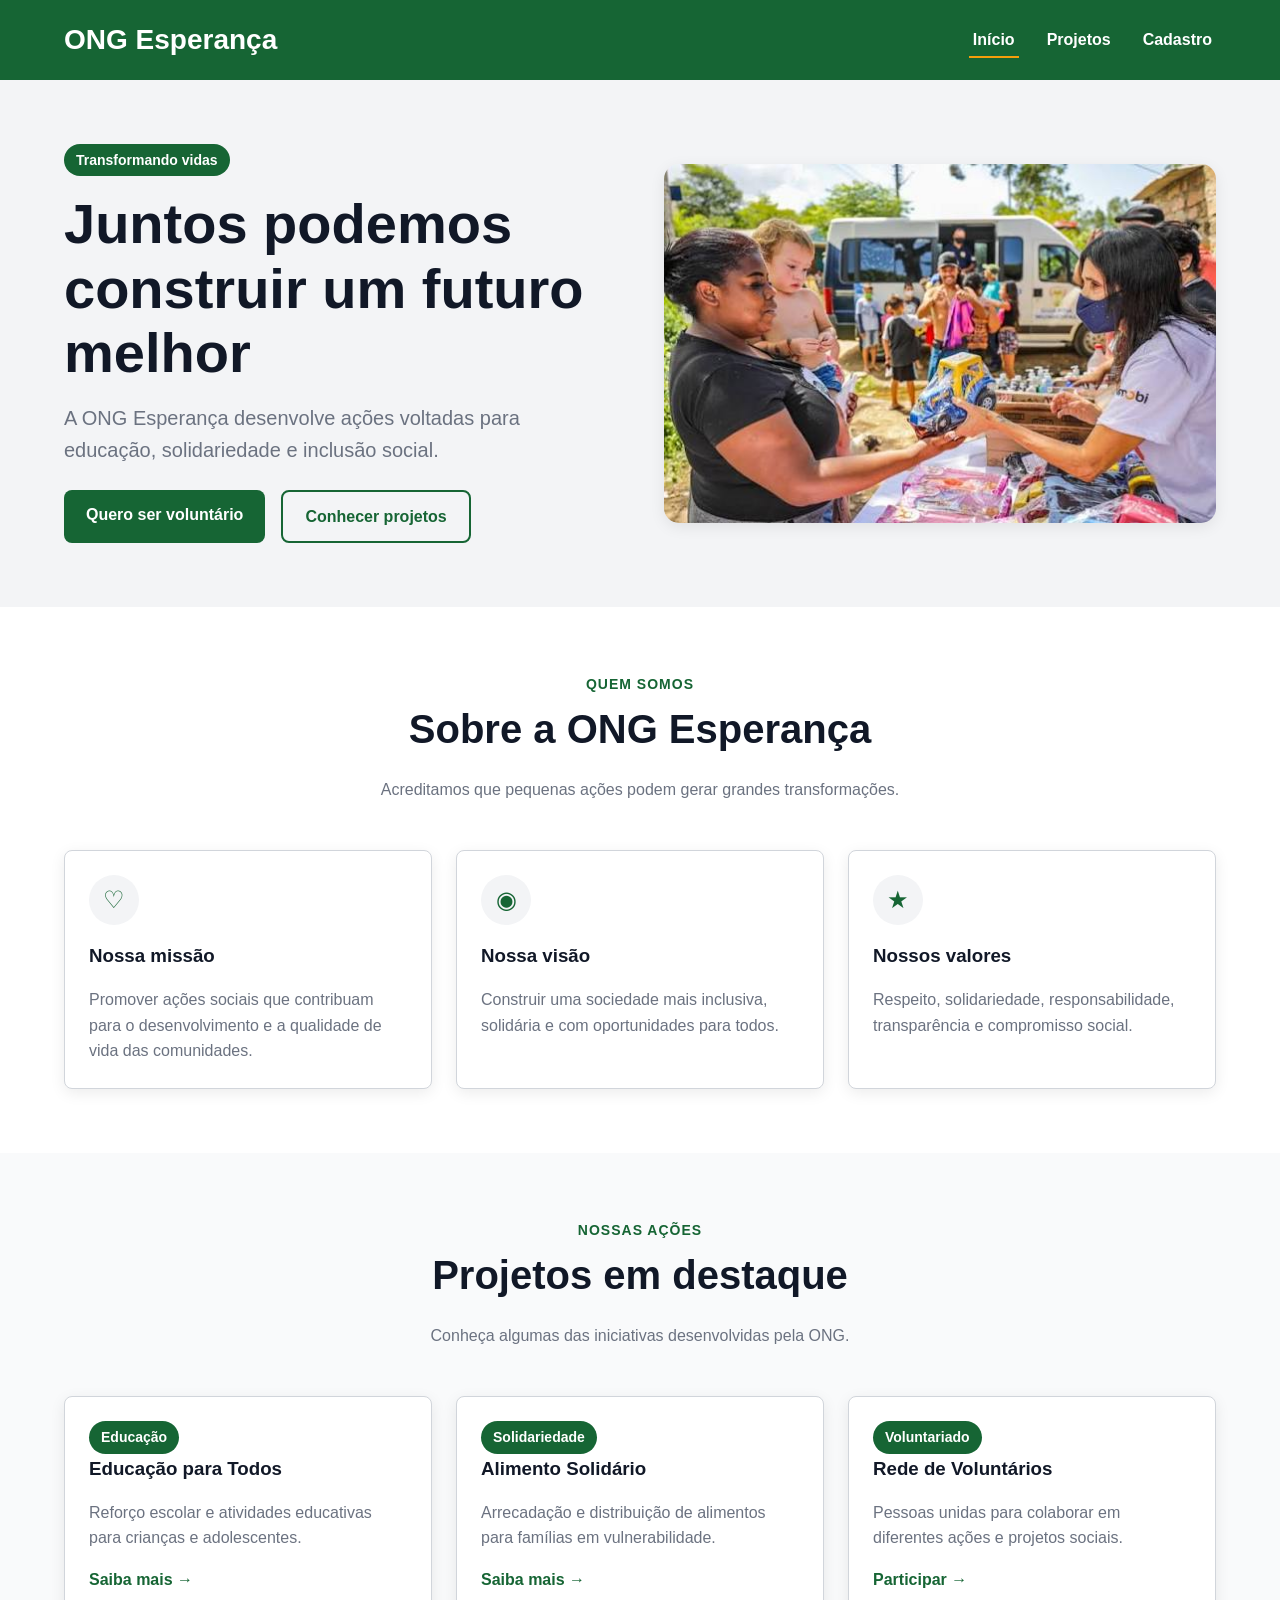
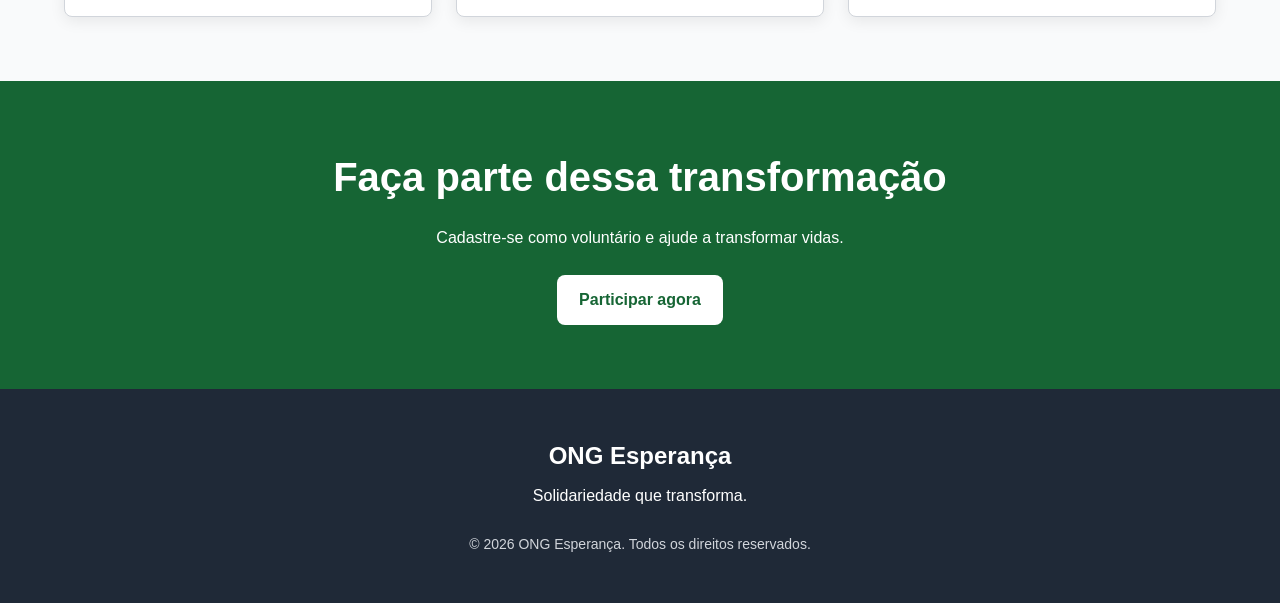
<file: index.html>
<!DOCTYPE html>
<html lang="pt-BR">

<head>
    <meta charset="UTF-8">

    <meta name="viewport"
          content="width=device-width, initial-scale=1.0">

    <meta name="description"
          content="ONG Esperança - Transformando vidas através da solidariedade, educação e voluntariado.">

    <title>ONG Esperança | Início</title>

    <link rel="stylesheet" href="CSS/style.css">
</head>

<body>

    <!-- =========================
         CABEÇALHO
    ========================== -->

    <header class="cabecalho">

        <div class="container cabecalho-conteudo">

            <a href="index.html"
               class="logo">
                ONG Esperança
            </a>

            <button
                class="menu-toggle"
                id="menu-toggle"
                type="button"
                aria-label="Abrir menu"
                aria-expanded="false"
                aria-controls="menu-principal">

                ☰

            </button>

            <nav
                id="menu-principal"
                class="menu"
                aria-label="Navegação principal">

                <ul>

                    <li>
                        <a
                            href="index.html"
                            class="ativo">
                            Início
                        </a>
                    </li>

                    <li>
                        <a href="projeto.html">
                            Projetos
                        </a>
                    </li>

                    <li>
                        <a href="cadastro.html">
                            Cadastro
                        </a>
                    </li>

                </ul>

            </nav>

        </div>

    </header>


    <!-- =========================
         CONTEÚDO PRINCIPAL
    ========================== -->

    <main>

        <!-- HERO -->

        <section class="hero">

            <div class="container hero-conteudo">

                <div class="hero-texto">

                    <span class="badge">
                        Transformando vidas
                    </span>

                    <h1>
                        Juntos podemos construir
                        um futuro melhor
                    </h1>

                    <p>
                        A ONG Esperança desenvolve ações
                        voltadas para educação, solidariedade
                        e inclusão social.
                    </p>

                    <div class="hero-botoes">

                        <a
                            href="cadastro.html"
                            class="botao">

                            Quero ser voluntário

                        </a>

                        <a
                            href="projeto.html"
                            class="botao botao-secundario">

                            Conhecer projetos

                        </a>

                    </div>

                </div>


                <div class="hero-imagem">

                    <img
                        src="img/imagem.jpg"
                        alt="Voluntários participando de uma ação social da ONG Esperança">

                </div>

            </div>

        </section>


        <!-- SOBRE -->

        <section class="secao">

            <div class="container">

                <div class="titulo-secao">

                    <span class="subtitulo">
                        Quem somos
                    </span>

                    <h2>
                        Sobre a ONG Esperança
                    </h2>

                    <p>
                        Acreditamos que pequenas ações podem
                        gerar grandes transformações.
                    </p>

                </div>


                <div class="grid-cards">

                    <article class="card">

                        <div class="icone-card">
                            ♡
                        </div>

                        <h3>
                            Nossa missão
                        </h3>

                        <p>
                            Promover ações sociais que contribuam
                            para o desenvolvimento e a qualidade
                            de vida das comunidades.
                        </p>

                    </article>


                    <article class="card">

                        <div class="icone-card">
                            ◉
                        </div>

                        <h3>
                            Nossa visão
                        </h3>

                        <p>
                            Construir uma sociedade mais inclusiva,
                            solidária e com oportunidades para todos.
                        </p>

                    </article>


                    <article class="card">

                        <div class="icone-card">
                            ★
                        </div>

                        <h3>
                            Nossos valores
                        </h3>

                        <p>
                            Respeito, solidariedade, responsabilidade,
                            transparência e compromisso social.
                        </p>

                    </article>

                </div>

            </div>

        </section>


        <!-- PROJETOS EM DESTAQUE -->

        <section class="secao fundo-claro">

            <div class="container">

                <div class="titulo-secao">

                    <span class="subtitulo">
                        Nossas ações
                    </span>

                    <h2>
                        Projetos em destaque
                    </h2>

                    <p>
                        Conheça algumas das iniciativas
                        desenvolvidas pela ONG.
                    </p>

                </div>


                <div class="grid-cards">

                    <article class="card projeto-card">

                        <span class="badge">
                            Educação
                        </span>

                        <h3>
                            Educação para Todos
                        </h3>

                        <p>
                            Reforço escolar e atividades educativas
                            para crianças e adolescentes.
                        </p>

                        <a href="projeto.html">
                            Saiba mais →
                        </a>

                    </article>


                    <article class="card projeto-card">

                        <span class="badge">
                            Solidariedade
                        </span>

                        <h3>
                            Alimento Solidário
                        </h3>

                        <p>
                            Arrecadação e distribuição de alimentos
                            para famílias em vulnerabilidade.
                        </p>

                        <a href="projeto.html">
                            Saiba mais →
                        </a>

                    </article>


                    <article class="card projeto-card">

                        <span class="badge">
                            Voluntariado
                        </span>

                        <h3>
                            Rede de Voluntários
                        </h3>

                        <p>
                            Pessoas unidas para colaborar em
                            diferentes ações e projetos sociais.
                        </p>

                        <a href="cadastro.html">
                            Participar →
                        </a>

                    </article>

                </div>

            </div>

        </section>


        <!-- CHAMADA FINAL -->

        <section class="chamada">

            <div class="container">

                <h2>
                    Faça parte dessa transformação
                </h2>

                <p>
                    Cadastre-se como voluntário e ajude
                    a transformar vidas.
                </p>

                <a
                    href="cadastro.html"
                    class="botao botao-claro">

                    Participar agora

                </a>

            </div>

        </section>

    </main>


    <!-- =========================
         RODAPÉ
    ========================== -->

    <footer class="rodape">

        <div class="container">

            <h2>
                ONG Esperança
            </h2>

            <p>
                Solidariedade que transforma.
            </p>

            <p class="copyright">
                &copy; 2026 ONG Esperança.
                Todos os direitos reservados.
            </p>

        </div>

    </footer>


    <script src="JS/script.js"></script>

</body>

</html>
</file>
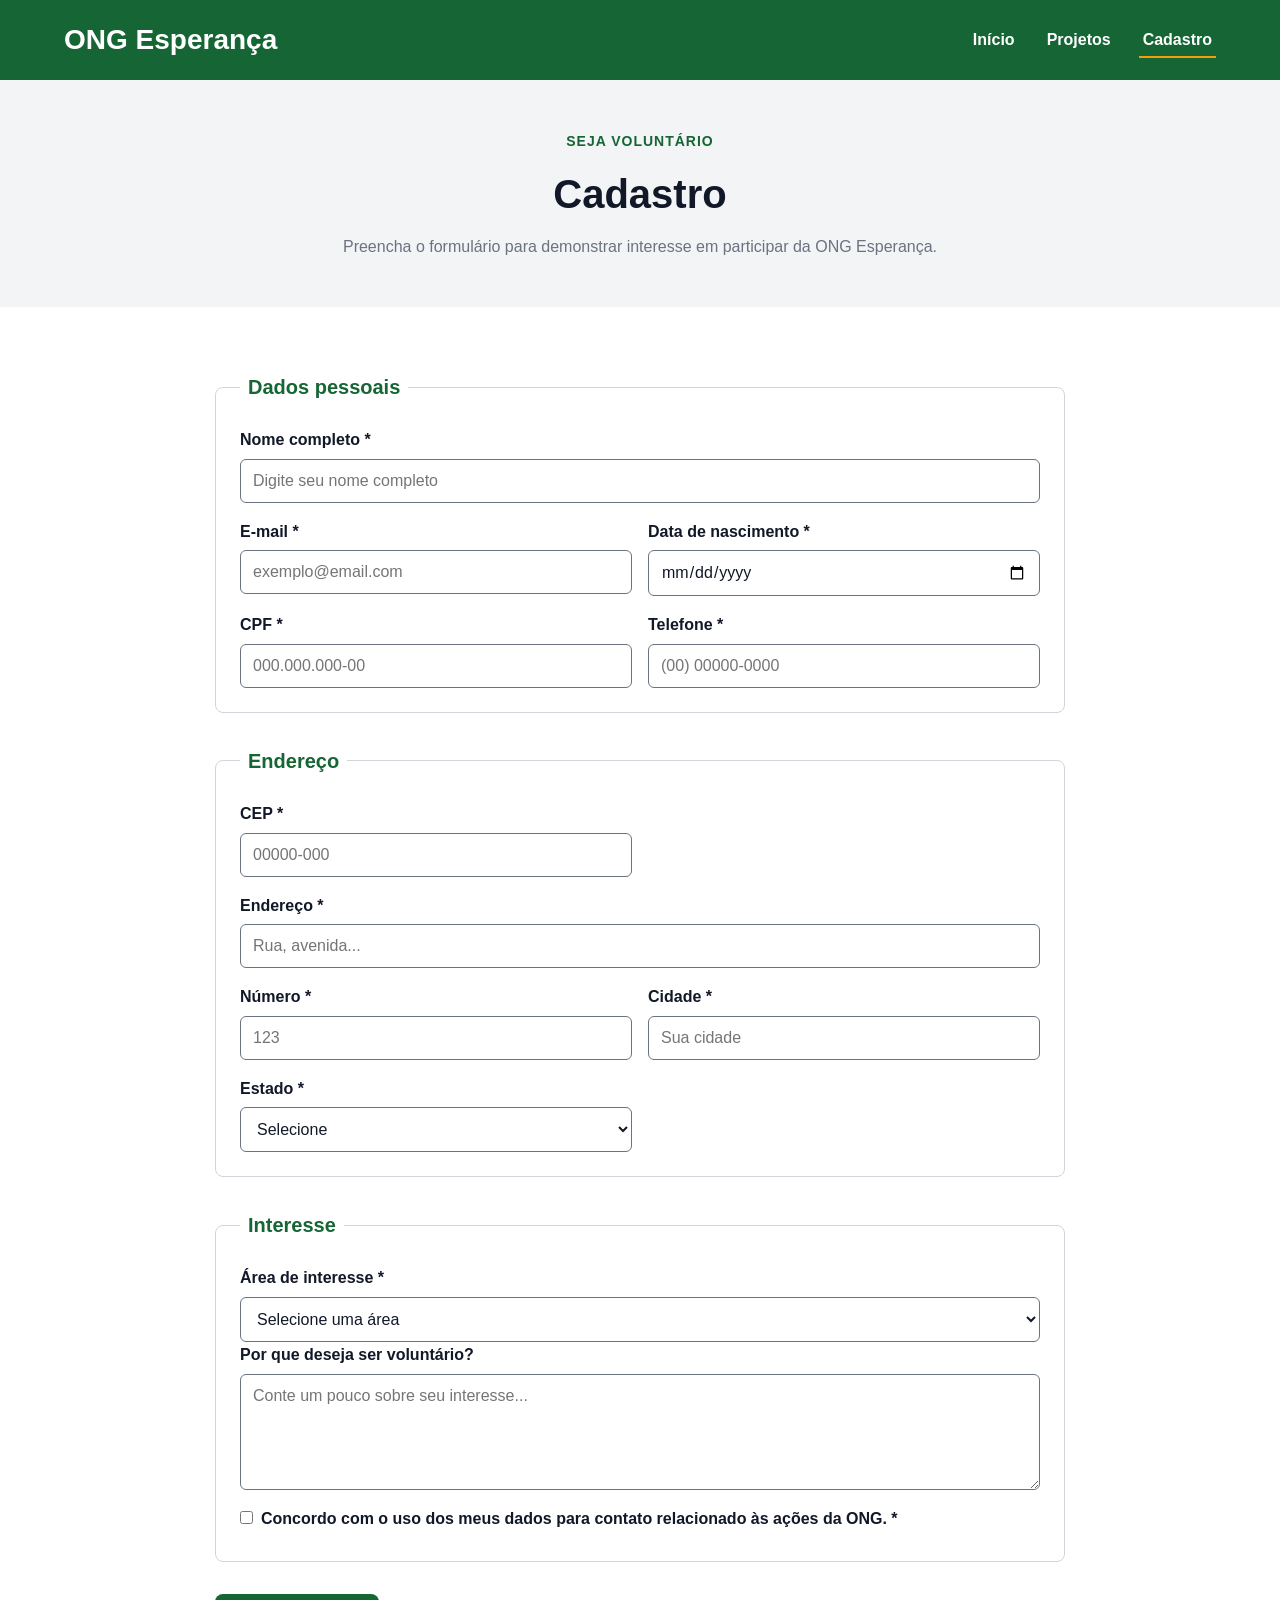
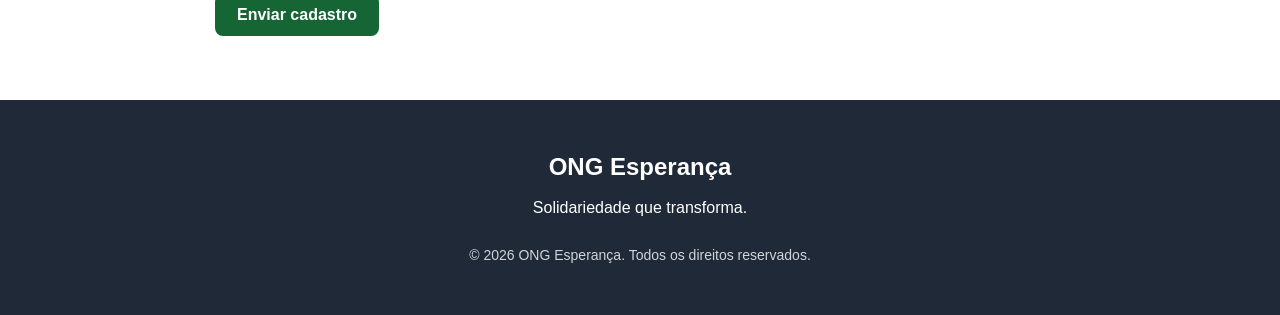
<file: cadastro.html>
<!DOCTYPE html>
<html lang="pt-BR">

<head>

    <meta charset="UTF-8">

    <meta name="viewport"
          content="width=device-width, initial-scale=1.0">

    <meta name="description"
          content="Cadastro de voluntários da ONG Esperança.">

    <title>Cadastro | ONG Esperança</title>

    <link rel="stylesheet" href="CSS/style.css">

</head>

<body>

    <!-- CABEÇALHO -->

    <header class="cabecalho">

        <div class="container cabecalho-conteudo">

            <a
                href="index.html"
                class="logo">

                ONG Esperança

            </a>


            <button
                class="menu-toggle"
                id="menu-toggle"
                type="button"
                aria-label="Abrir menu"
                aria-expanded="false"
                aria-controls="menu-principal">

                ☰

            </button>


            <nav
                id="menu-principal"
                class="menu"
                aria-label="Navegação principal">

                <ul>

                    <li>
                        <a href="index.html">
                            Início
                        </a>
                    </li>

                    <li>
                        <a href="projeto.html">
                            Projetos
                        </a>
                    </li>

                    <li>
                        <a
                            href="cadastro.html"
                            class="ativo">

                            Cadastro

                        </a>
                    </li>

                </ul>

            </nav>

        </div>

    </header>


    <main>

        <!-- CABEÇALHO -->

        <section class="cabecalho-pagina">

            <div class="container">

                <span class="subtitulo">
                    Seja voluntário
                </span>

                <h1>
                    Cadastro
                </h1>

                <p>
                    Preencha o formulário para demonstrar
                    interesse em participar da ONG Esperança.
                </p>

            </div>

        </section>


        <!-- FORMULÁRIO -->

        <section class="secao">

            <div class="container">

                <form
                    id="form-cadastro"
                    class="formulario">

                    <!-- DADOS PESSOAIS -->

                    <fieldset>

                        <legend>
                            Dados pessoais
                        </legend>


                        <div class="form-grid">

                            <div class="campo campo-grande">

                                <label for="nome">
                                    Nome completo *
                                </label>

                                <input
                                    type="text"
                                    id="nome"
                                    name="nome"
                                    minlength="3"
                                    placeholder="Digite seu nome completo"
                                    required>

                            </div>


                            <div class="campo">

                                <label for="email">
                                    E-mail *
                                </label>

                                <input
                                    type="email"
                                    id="email"
                                    name="email"
                                    placeholder="exemplo@email.com"
                                    required>

                            </div>


                            <div class="campo">

                                <label for="nascimento">
                                    Data de nascimento *
                                </label>

                                <input
                                    type="date"
                                    id="nascimento"
                                    name="nascimento"
                                    required>

                            </div>


                            <div class="campo">

                                <label for="cpf">
                                    CPF *
                                </label>

                                <input
                                    type="text"
                                    id="cpf"
                                    name="cpf"
                                    maxlength="14"
                                    placeholder="000.000.000-00"
                                    inputmode="numeric"
                                    required>

                            </div>


                            <div class="campo">

                                <label for="telefone">
                                    Telefone *
                                </label>

                                <input
                                    type="tel"
                                    id="telefone"
                                    name="telefone"
                                    maxlength="15"
                                    placeholder="(00) 00000-0000"
                                    required>

                            </div>

                        </div>

                    </fieldset>


                    <!-- ENDEREÇO -->

                    <fieldset>

                        <legend>
                            Endereço
                        </legend>


                        <div class="form-grid">

                            <div class="campo">

                                <label for="cep">
                                    CEP *
                                </label>

                                <input
                                    type="text"
                                    id="cep"
                                    name="cep"
                                    maxlength="9"
                                    placeholder="00000-000"
                                    inputmode="numeric"
                                    required>

                            </div>


                            <div class="campo campo-grande">

                                <label for="endereco">
                                    Endereço *
                                </label>

                                <input
                                    type="text"
                                    id="endereco"
                                    name="endereco"
                                    placeholder="Rua, avenida..."
                                    required>

                            </div>


                            <div class="campo">

                                <label for="numero">
                                    Número *
                                </label>

                                <input
                                    type="number"
                                    id="numero"
                                    name="numero"
                                    min="1"
                                    placeholder="123"
                                    required>

                            </div>


                            <div class="campo">

                                <label for="cidade">
                                    Cidade *
                                </label>

                                <input
                                    type="text"
                                    id="cidade"
                                    name="cidade"
                                    placeholder="Sua cidade"
                                    required>

                            </div>


                            <div class="campo">

                                <label for="estado">
                                    Estado *
                                </label>

                                <select
                                    id="estado"
                                    name="estado"
                                    required>

                                    <option value="">
                                        Selecione
                                    </option>

                                    <option value="PR">
                                        Paraná
                                    </option>

                                    <option value="SP">
                                        São Paulo
                                    </option>

                                    <option value="SC">
                                        Santa Catarina
                                    </option>

                                    <option value="MG">
                                        Minas Gerais
                                    </option>

                                </select>

                            </div>

                        </div>

                    </fieldset>


                    <!-- VOLUNTARIADO -->

                    <fieldset>

                        <legend>
                            Interesse
                        </legend>


                        <div class="campo">

                            <label for="area">
                                Área de interesse *
                            </label>

                            <select
                                id="area"
                                name="area"
                                required>

                                <option value="">
                                    Selecione uma área
                                </option>

                                <option value="educacao">
                                    Educação
                                </option>

                                <option value="doacoes">
                                    Arrecadação e doações
                                </option>

                                <option value="eventos">
                                    Eventos
                                </option>

                                <option value="comunicacao">
                                    Comunicação
                                </option>

                            </select>

                        </div>


                        <div class="campo">

                            <label for="mensagem">
                                Por que deseja ser voluntário?
                            </label>

                            <textarea
                                id="mensagem"
                                name="mensagem"
                                rows="5"
                                placeholder="Conte um pouco sobre seu interesse..."></textarea>

                        </div>


                        <div class="campo-checkbox">

                            <input
                                type="checkbox"
                                id="termos"
                                name="termos"
                                required>

                            <label for="termos">
                                Concordo com o uso dos meus dados
                                para contato relacionado às ações
                                da ONG. *
                            </label>

                        </div>

                    </fieldset>


                    <button
                        type="submit"
                        class="botao">

                        Enviar cadastro

                    </button>

                </form>

            </div>

        </section>

    </main>


    <!-- TOAST -->

    <div
        id="toast"
        class="toast"
        role="status"
        aria-live="polite"
        aria-atomic="true">

        Cadastro realizado com sucesso!

    </div>


    <!-- RODAPÉ -->

    <footer class="rodape">

        <div class="container">

            <h2>
                ONG Esperança
            </h2>

            <p>
                Solidariedade que transforma.
            </p>

            <p class="copyright">
                &copy; 2026 ONG Esperança.
                Todos os direitos reservados.
            </p>

        </div>

    </footer>


    <script src="JS/script.js"></script>

</body>

</html>
</file>
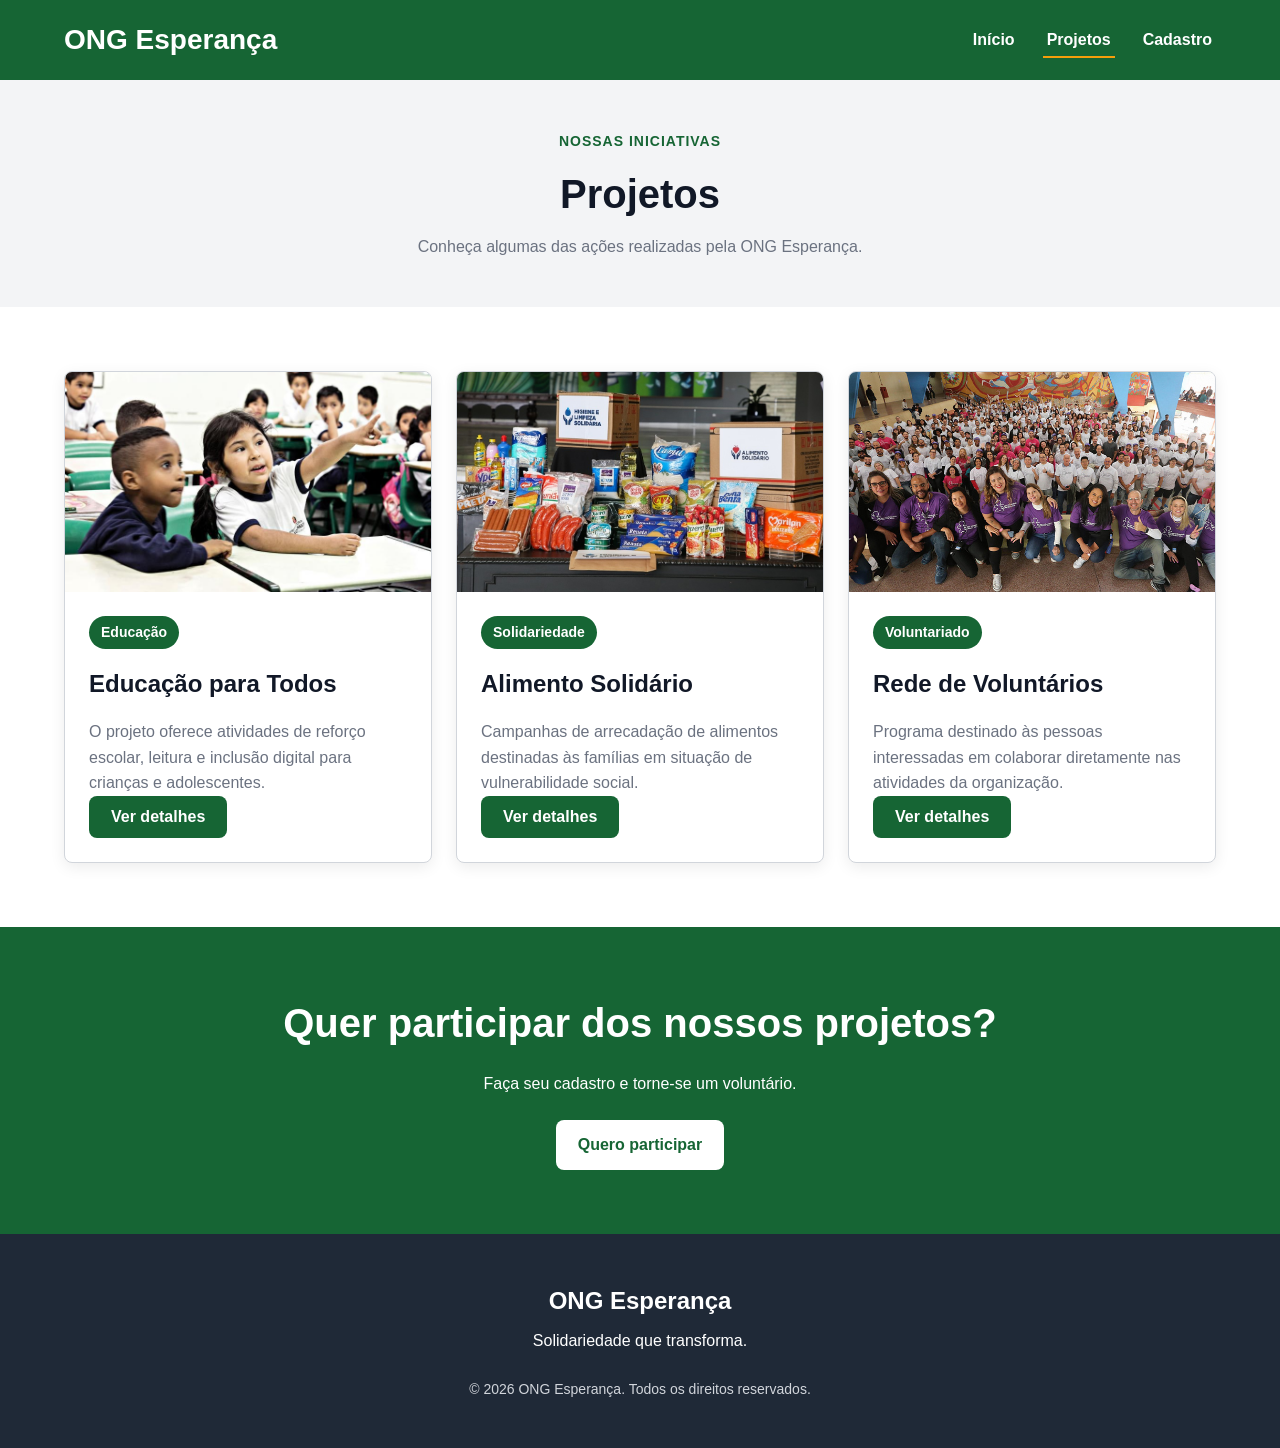
<file: projeto.html>
<!DOCTYPE html>
<html lang="pt-BR">

<head>

    <meta charset="UTF-8">

    <meta name="viewport"
          content="width=device-width, initial-scale=1.0">

    <meta name="description"
          content="Conheça os projetos sociais desenvolvidos pela ONG Esperança.">

    <title>Projetos | ONG Esperança</title>

    <link rel="stylesheet" href="CSS/style.css">

</head>

<body>

    <!-- CABEÇALHO -->

    <header class="cabecalho">

        <div class="container cabecalho-conteudo">

            <a
                href="index.html"
                class="logo">

                ONG Esperança

            </a>


            <button
                class="menu-toggle"
                id="menu-toggle"
                type="button"
                aria-label="Abrir menu"
                aria-expanded="false"
                aria-controls="menu-principal">

                ☰

            </button>


            <nav
                id="menu-principal"
                class="menu"
                aria-label="Navegação principal">

                <ul>

                    <li>
                        <a href="index.html">
                            Início
                        </a>
                    </li>

                    <li>
                        <a
                            href="projetos.html"
                            class="ativo">

                            Projetos

                        </a>
                    </li>

                    <li>
                        <a href="cadastro.html">
                            Cadastro
                        </a>
                    </li>

                </ul>

            </nav>

        </div>

    </header>


    <!-- CONTEÚDO -->

    <main>

        <!-- CABEÇALHO DA PÁGINA -->

        <section class="cabecalho-pagina">

            <div class="container">

                <span class="subtitulo">
                    Nossas iniciativas
                </span>

                <h1>
                    Projetos
                </h1>

                <p>
                    Conheça algumas das ações realizadas
                    pela ONG Esperança.
                </p>

            </div>

        </section>


        <!-- PROJETOS -->

        <section class="secao">

            <div class="container">

                <div class="grid-cards">

                    <!-- PROJETO 1 -->

                    <article class="card projeto-completo">

                        <img
                            src="img/educacao.jpg"
                            alt="Crianças participando de atividade educacional">

                        <div class="conteudo-card">

                            <span class="badge">
                                Educação
                            </span>

                            <h2>
                                Educação para Todos
                            </h2>

                            <p>
                                O projeto oferece atividades de
                                reforço escolar, leitura e inclusão
                                digital para crianças e adolescentes.
                            </p>

                            <button
                                class="botao botao-modal"
                                type="button"
                                data-titulo="Educação para Todos"
                                data-texto="O projeto Educação para Todos promove reforço escolar, incentivo à leitura e atividades de inclusão digital para crianças e adolescentes da comunidade.">

                                Ver detalhes

                            </button>

                        </div>

                    </article>


                    <!-- PROJETO 2 -->

                    <article class="card projeto-completo">

                        <img
                            src="img/alimento.jpg"
                            alt="Alimentos arrecadados para famílias">

                        <div class="conteudo-card">

                            <span class="badge">
                                Solidariedade
                            </span>

                            <h2>
                                Alimento Solidário
                            </h2>

                            <p>
                                Campanhas de arrecadação de alimentos
                                destinadas às famílias em situação
                                de vulnerabilidade social.
                            </p>

                            <button
                                class="botao botao-modal"
                                type="button"
                                data-titulo="Alimento Solidário"
                                data-texto="O projeto Alimento Solidário realiza campanhas de arrecadação e distribuição de alimentos para famílias que necessitam de apoio.">

                                Ver detalhes

                            </button>

                        </div>

                    </article>


                    <!-- PROJETO 3 -->

                    <article class="card projeto-completo">

                        <img
                            src="img/voluntarios.jpg"
                            alt="Grupo de voluntários reunidos">

                        <div class="conteudo-card">

                            <span class="badge">
                                Voluntariado
                            </span>

                            <h2>
                                Rede de Voluntários
                            </h2>

                            <p>
                                Programa destinado às pessoas
                                interessadas em colaborar diretamente
                                nas atividades da organização.
                            </p>

                            <button
                                class="botao botao-modal"
                                type="button"
                                data-titulo="Rede de Voluntários"
                                data-texto="A Rede de Voluntários conecta pessoas interessadas em contribuir com seu tempo e conhecimento nas diferentes ações da ONG Esperança.">

                                Ver detalhes

                            </button>

                        </div>

                    </article>

                </div>

            </div>

        </section>


        <!-- CHAMADA -->

        <section class="chamada">

            <div class="container">

                <h2>
                    Quer participar dos nossos projetos?
                </h2>

                <p>
                    Faça seu cadastro e torne-se
                    um voluntário.
                </p>

                <a
                    href="cadastro.html"
                    class="botao botao-claro">

                    Quero participar

                </a>

            </div>

        </section>

    </main>


    <!-- MODAL -->

    <div
        class="modal"
        id="modal"
        role="dialog"
        aria-modal="true"
        aria-labelledby="modal-titulo"
        aria-hidden="true">

        <div class="modal-conteudo">

            <button
                type="button"
                class="fechar-modal"
                id="fechar-modal"
                aria-label="Fechar janela">

                &times;

            </button>

            <h2 id="modal-titulo">
                Projeto
            </h2>

            <p id="modal-texto">
                Informações do projeto.
            </p>

        </div>

    </div>


    <!-- RODAPÉ -->

    <footer class="rodape">

        <div class="container">

            <h2>
                ONG Esperança
            </h2>

            <p>
                Solidariedade que transforma.
            </p>

            <p class="copyright">
                &copy; 2026 ONG Esperança.
                Todos os direitos reservados.
            </p>

        </div>

    </footer>


    <script src="JS/script.js"></script>

</body>

</html>
</file>
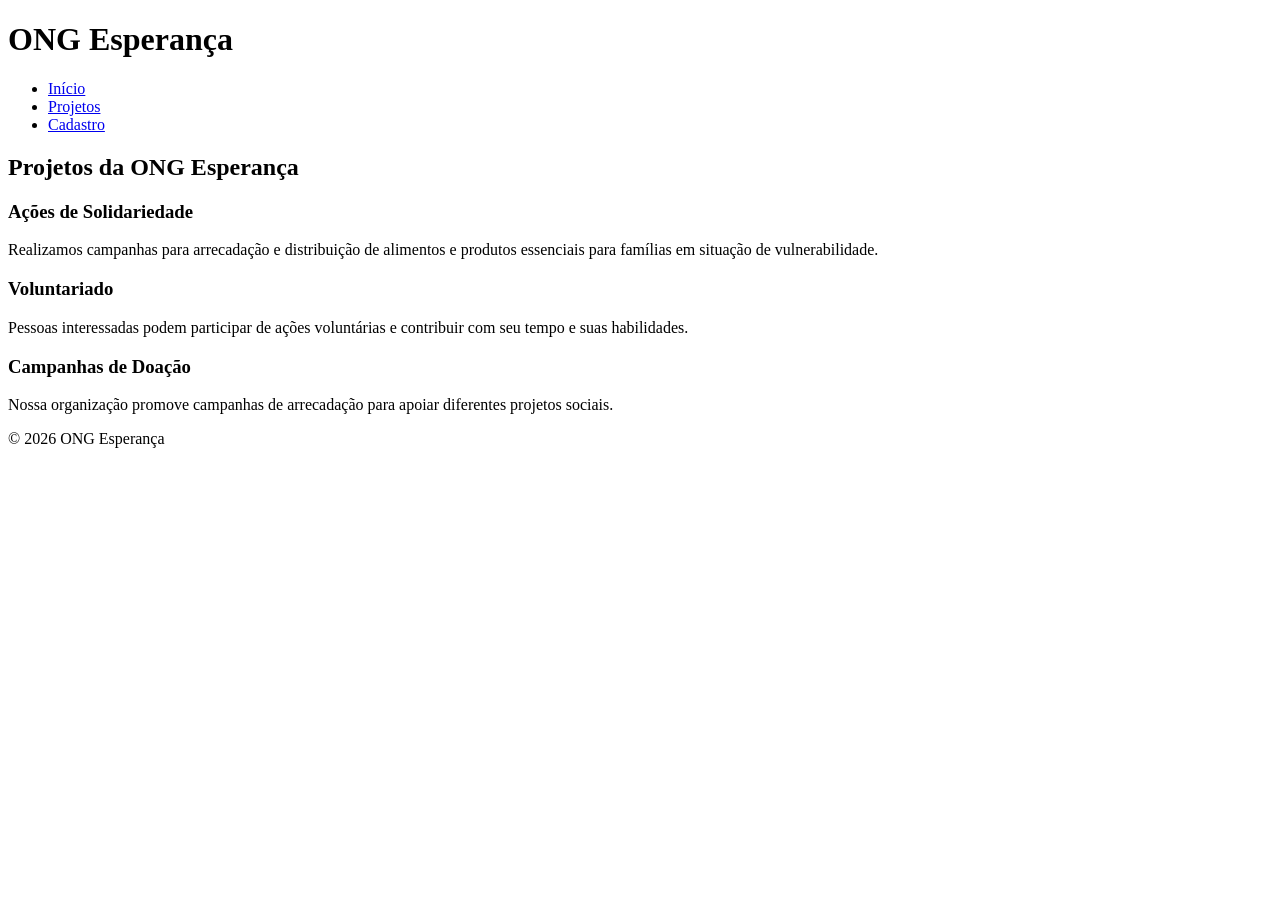
<file: OngEsperancaFront/projeto.html>
<!DOCTYPE html>
<html lang="pt-BR">

<head>
    <meta charset="UTF-8">
    <title>Projetos - ONG Esperança</title>
</head>

<body>

    <header>
        <h1>ONG Esperança</h1>

        <nav>
            <ul>
                <li><a href="index.html">Início</a></li>
                <li><a href="projetos.html">Projetos</a></li>
                <li><a href="cadastro.html">Cadastro</a></li>
            </ul>
        </nav>
    </header>

    <main>

        <h2>Projetos da ONG Esperança</h2>

        <section>
            <h3>Ações de Solidariedade</h3>

            <p>
                Realizamos campanhas para arrecadação e distribuição
                de alimentos e produtos essenciais para famílias
                em situação de vulnerabilidade.
            </p>
        </section>

        <section>
            <h3>Voluntariado</h3>

            <p>
                Pessoas interessadas podem participar de ações
                voluntárias e contribuir com seu tempo e suas habilidades.
            </p>
        </section>

        <section>
            <h3>Campanhas de Doação</h3>

            <p>
                Nossa organização promove campanhas de arrecadação
                para apoiar diferentes projetos sociais.
            </p>
        </section>

    </main>

    <footer>
        <p>&copy; 2026 ONG Esperança</p>
    </footer>

</body>

</html>
</file>
<file: CSS/style.css>
/* ==========================================
   ONG ESPERANÇA
   ARQUIVO PRINCIPAL DE ESTILOS
========================================== */


/* ==========================================
   1. DESIGN SYSTEM
========================================== */

:root {

    /* CORES */

    --cor-primaria: #166534;
    --cor-primaria-clara: #22c55e;
    --cor-primaria-escura: #14532d;

    --cor-secundaria: #1d4ed8;
    --cor-destaque: #f59e0b;

    --cor-branca: #ffffff;
    --cor-preta: #111827;

    --cor-cinza-50: #f9fafb;
    --cor-cinza-100: #f3f4f6;
    --cor-cinza-300: #d1d5db;
    --cor-cinza-500: #6b7280;
    --cor-cinza-800: #1f2937;


    /* TIPOGRAFIA */

    --fonte-pequena: 0.875rem;
    --fonte-normal: 1rem;
    --fonte-media: 1.25rem;
    --fonte-grande: 1.75rem;
    --fonte-titulo: 2.5rem;


    /* ESPAÇAMENTOS */

    --espacamento-1: 8px;
    --espacamento-2: 16px;
    --espacamento-3: 24px;
    --espacamento-4: 32px;
    --espacamento-5: 48px;
    --espacamento-6: 64px;


    /* OUTROS */

    --borda-radius: 8px;

    --sombra:
        0 4px 15px rgba(0, 0, 0, 0.08);

}


/* ==========================================
   2. RESET
========================================== */

* {

    margin: 0;
    padding: 0;

    box-sizing: border-box;

}


html {

    scroll-behavior: smooth;

}


body {

    font-family:
        Arial,
        Helvetica,
        sans-serif;

    color: var(--cor-preta);

    background-color: var(--cor-branca);

    line-height: 1.6;

}


img {

    max-width: 100%;

    height: auto;

    display: block;

}


a {

    color: inherit;

}


/* ==========================================
   3. CONTAINER
========================================== */

.container {

    width: 90%;

    max-width: 1200px;

    margin-left: auto;
    margin-right: auto;

}


/* ==========================================
   4. CABEÇALHO
========================================== */

.cabecalho {

    background-color:
        var(--cor-primaria);

    color:
        var(--cor-branca);

    position: relative;

    z-index: 100;

}


.cabecalho-conteudo {

    min-height: 80px;

    display: flex;

    justify-content: space-between;

    align-items: center;

    gap: var(--espacamento-3);

}


.logo {

    color: var(--cor-branca);

    text-decoration: none;

    font-size: var(--fonte-grande);

    font-weight: bold;

}


/* ==========================================
   5. MENU
========================================== */

.menu ul {

    display: flex;

    align-items: center;

    gap: var(--espacamento-3);

    list-style: none;

}


.menu a {

    color: var(--cor-branca);

    text-decoration: none;

    font-weight: bold;

    padding:
        var(--espacamento-1)
        4px;

    border-bottom:
        2px solid transparent;

    transition: 0.2s;

}


.menu a:hover {

    border-bottom-color:
        var(--cor-branca);

}


.menu a.ativo {

    border-bottom-color:
        var(--cor-destaque);

}


/* ==========================================
   6. MENU HAMBÚRGUER
========================================== */

.menu-toggle {

    display: none;

    background-color: transparent;

    color: var(--cor-branca);

    border:
        2px solid
        var(--cor-branca);

    border-radius: 6px;

    font-size: 1.5rem;

    padding: 6px 12px;

    cursor: pointer;

}


/* ==========================================
   7. ACESSIBILIDADE / FOCUS
========================================== */

a:focus-visible,
button:focus-visible,
input:focus-visible,
select:focus-visible,
textarea:focus-visible {

    outline:
        3px solid
        var(--cor-destaque);

    outline-offset: 3px;

}


/* ==========================================
   8. HERO
========================================== */

.hero {

    background-color:
        var(--cor-cinza-100);

    padding:
        var(--espacamento-6)
        0;

}


.hero-conteudo {

    display: grid;

    grid-template-columns:
        1fr 1fr;

    gap: var(--espacamento-5);

    align-items: center;

}


.hero-texto h1 {

    font-size:
        clamp(
            2rem,
            5vw,
            3.5rem
        );

    line-height: 1.15;

    margin:
        var(--espacamento-2)
        0;

}


.hero-texto p {

    font-size: var(--fonte-media);

    color: var(--cor-cinza-500);

    margin-bottom:
        var(--espacamento-3);

}


.hero-imagem img {

    width: 100%;

    min-height: 350px;

    object-fit: cover;

    border-radius: 15px;

    box-shadow: var(--sombra);

}


.hero-botoes {

    display: flex;

    flex-wrap: wrap;

    gap: var(--espacamento-2);

}


/* ==========================================
   9. BOTÕES
========================================== */

.botao {

    display: inline-block;

    border: none;

    border-radius:
        var(--borda-radius);

    padding:
        12px 22px;

    background-color:
        var(--cor-primaria);

    color:
        var(--cor-branca);

    font-size:
        var(--fonte-normal);

    font-weight: bold;

    text-decoration: none;

    cursor: pointer;

    transition:
        transform 0.2s,
        background-color 0.2s;

}


.botao:hover {

    background-color:
        var(--cor-primaria-escura);

}


.botao:active {

    transform: scale(0.97);

}


.botao-secundario {

    background-color:
        transparent;

    color:
        var(--cor-primaria);

    border:
        2px solid
        var(--cor-primaria);

}


.botao-secundario:hover {

    background-color:
        var(--cor-primaria);

    color:
        var(--cor-branca);

}


.botao-claro {

    background-color:
        var(--cor-branca);

    color:
        var(--cor-primaria);

}


.botao-claro:hover {

    background-color:
        var(--cor-cinza-100);

}


/* ==========================================
   10. SEÇÕES
========================================== */

.secao {

    padding:
        var(--espacamento-6)
        0;

}


.fundo-claro {

    background-color:
        var(--cor-cinza-50);

}


.titulo-secao {

    text-align: center;

    max-width: 700px;

    margin:
        0 auto
        var(--espacamento-5);

}


.titulo-secao h2 {

    font-size:
        var(--fonte-titulo);

    margin-bottom:
        var(--espacamento-2);

}


.titulo-secao p {

    color:
        var(--cor-cinza-500);

}


.subtitulo {

    color:
        var(--cor-primaria);

    font-weight: bold;

    text-transform: uppercase;

    font-size:
        var(--fonte-pequena);

    letter-spacing: 1px;

}


/* ==========================================
   11. GRID
========================================== */

.grid-cards {

    display: grid;

    grid-template-columns:
        repeat(3, 1fr);

    gap:
        var(--espacamento-3);

}


/* ==========================================
   12. CARDS
========================================== */

.card {

    background-color:
        var(--cor-branca);

    border:
        1px solid
        var(--cor-cinza-300);

    border-radius:
        var(--borda-radius);

    padding:
        var(--espacamento-3);

    box-shadow:
        var(--sombra);

    transition:
        transform 0.2s;

}


.card:hover {

    transform:
        translateY(-4px);

}


.card h2,
.card h3 {

    margin-bottom:
        var(--espacamento-2);

}


.card p {

    color:
        var(--cor-cinza-500);

}


.icone-card {

    width: 50px;

    height: 50px;

    display: flex;

    justify-content: center;

    align-items: center;

    background-color:
        var(--cor-cinza-100);

    color:
        var(--cor-primaria);

    border-radius: 50%;

    font-size: 1.5rem;

    margin-bottom:
        var(--espacamento-2);

}


/* ==========================================
   13. BADGES
========================================== */

.badge {

    display: inline-block;

    background-color:
        var(--cor-primaria);

    color:
        var(--cor-branca);

    padding:
        5px 12px;

    border-radius: 30px;

    font-size:
        var(--fonte-pequena);

    font-weight: bold;

}


/* ==========================================
   14. PROJETOS
========================================== */

.projeto-card a {

    display: inline-block;

    margin-top:
        var(--espacamento-2);

    color:
        var(--cor-primaria);

    font-weight: bold;

    text-decoration: none;

}


.projeto-completo {

    padding: 0;

    overflow: hidden;

}


.projeto-completo img {

    width: 100%;

    height: 220px;

    object-fit: cover;

}


.conteudo-card {

    padding:
        var(--espacamento-3);

}


.conteudo-card h2 {

    margin-top:
        var(--espacamento-2);

}


/* ==========================================
   15. CABEÇALHO DAS PÁGINAS
========================================== */

.cabecalho-pagina {

    background-color:
        var(--cor-cinza-100);

    text-align: center;

    padding:
        var(--espacamento-5)
        0;

}


.cabecalho-pagina h1 {

    font-size:
        var(--fonte-titulo);

    margin:
        var(--espacamento-1)
        0;

}


.cabecalho-pagina p {

    color:
        var(--cor-cinza-500);

}


/* ==========================================
   16. CHAMADA
========================================== */

.chamada {

    background-color:
        var(--cor-primaria);

    color:
        var(--cor-branca);

    text-align: center;

    padding:
        var(--espacamento-6)
        0;

}


.chamada h2 {

    font-size:
        var(--fonte-titulo);

    margin-bottom:
        var(--espacamento-2);

}


.chamada p {

    margin-bottom:
        var(--espacamento-3);

}


/* ==========================================
   17. FORMULÁRIO
========================================== */

.formulario {

    max-width: 850px;

    margin: 0 auto;

}


fieldset {

    border:
        1px solid
        var(--cor-cinza-300);

    border-radius:
        var(--borda-radius);

    padding:
        var(--espacamento-3);

    margin-bottom:
        var(--espacamento-4);

}


legend {

    padding:
        0 var(--espacamento-1);

    color:
        var(--cor-primaria);

    font-size:
        var(--fonte-media);

    font-weight: bold;

}


.form-grid {

    display: grid;

    grid-template-columns:
        repeat(2, 1fr);

    gap:
        var(--espacamento-2);

}


.campo {

    display: flex;

    flex-direction: column;

}


.campo-grande {

    grid-column:
        1 / -1;

}


label {

    font-weight: bold;

    margin-bottom: 6px;

}


input,
select,
textarea {

    width: 100%;

    padding: 12px;

    border:
        1px solid
        var(--cor-cinza-500);

    border-radius: 6px;

    background-color:
        var(--cor-branca);

    color:
        var(--cor-preta);

    font-family: inherit;

    font-size:
        var(--fonte-normal);

}


textarea {

    resize: vertical;

}


input:focus,
select:focus,
textarea:focus {

    border-color:
        var(--cor-secundaria);

}


input:valid:not([type="checkbox"]) {

    border-color:
        var(--cor-primaria);

}


.campo-checkbox {

    display: flex;

    align-items: flex-start;

    gap:
        var(--espacamento-1);

    margin-top:
        var(--espacamento-2);

}


.campo-checkbox input {

    width: auto;

    margin-top: 5px;

}


/* ==========================================
   18. TOAST
========================================== */

.toast {

    position: fixed;

    right: 20px;

    bottom: 20px;

    z-index: 1000;

    max-width: 350px;

    padding:
        16px 22px;

    background-color:
        var(--cor-primaria);

    color:
        var(--cor-branca);

    border-radius:
        var(--borda-radius);

    box-shadow:
        var(--sombra);

    opacity: 0;

    visibility: hidden;

    transform:
        translateY(20px);

    transition: 0.3s;

}


.toast.mostrar {

    opacity: 1;

    visibility: visible;

    transform:
        translateY(0);

}


/* ==========================================
   19. MODAL
========================================== */

.modal {

    position: fixed;

    inset: 0;

    z-index: 500;

    display: none;

    justify-content: center;

    align-items: center;

    padding:
        var(--espacamento-3);

    background-color:
        rgba(0, 0, 0, 0.65);

}


.modal.aberto {

    display: flex;

}


.modal-conteudo {

    position: relative;

    width: 100%;

    max-width: 550px;

    background-color:
        var(--cor-branca);

    padding:
        var(--espacamento-4);

    border-radius:
        var(--borda-radius);

    box-shadow:
        var(--sombra);

}


.modal-conteudo h2 {

    margin-bottom:
        var(--espacamento-2);

}


.fechar-modal {

    position: absolute;

    top: 10px;

    right: 15px;

    background: none;

    border: none;

    color:
        var(--cor-preta);

    font-size: 2rem;

    cursor: pointer;

}


/* ==========================================
   20. RODAPÉ
========================================== */

.rodape {

    background-color:
        var(--cor-cinza-800);

    color:
        var(--cor-branca);

    text-align: center;

    padding:
        var(--espacamento-5)
        0;

}


.rodape h2 {

    margin-bottom:
        var(--espacamento-1);

}


.copyright {

    margin-top:
        var(--espacamento-3);

    color:
        var(--cor-cinza-300);

    font-size:
        var(--fonte-pequena);

}


/* ==========================================
   21. RESPONSIVIDADE
   BREAKPOINT 1
========================================== */

@media (max-width: 1200px) {

    .container {

        max-width: 1000px;

    }

}


/* ==========================================
   BREAKPOINT 2
========================================== */

@media (max-width: 992px) {

    .grid-cards {

        grid-template-columns:
            repeat(2, 1fr);

    }


    .hero-conteudo {

        grid-template-columns:
            1fr 1fr;

    }

}


/* ==========================================
   BREAKPOINT 3
========================================== */

@media (max-width: 768px) {

    .menu-toggle {

        display: block;

    }


    .menu {

        display: none;

        position: absolute;

        top: 80px;

        left: 0;

        width: 100%;

        background-color:
            var(--cor-primaria);

        padding:
            var(--espacamento-3);

        box-shadow:
            var(--sombra);

    }


    .menu.aberto {

        display: block;

    }


    .menu ul {

        flex-direction: column;

        align-items: stretch;

    }


    .menu a {

        display: block;

        padding:
            var(--espacamento-2);

    }


    .hero-conteudo {

        grid-template-columns: 1fr;

    }


    .hero-texto {

        text-align: center;

    }


    .hero-botoes {

        justify-content: center;

    }


    .grid-cards {

        grid-template-columns: 1fr;

    }


    .form-grid {

        grid-template-columns: 1fr;

    }


    .campo-grande {

        grid-column: auto;

    }

}


/* ==========================================
   BREAKPOINT 4
========================================== */

@media (max-width: 576px) {

    .container {

        width: 94%;

    }


    .hero {

        padding:
            var(--espacamento-5)
            0;

    }


    .hero-texto h1 {

        font-size: 2rem;

    }


    .titulo-secao h2,
    .cabecalho-pagina h1,
    .chamada h2 {

        font-size: 2rem;

    }


    .hero-botoes {

        flex-direction: column;

    }


    .hero-botoes .botao {

        width: 100%;

        text-align: center;

    }

}


/* ==========================================
   BREAKPOINT 5
========================================== */

@media (max-width: 400px) {

    .logo {

        font-size: 1.25rem;

    }


    .menu-toggle {

        font-size: 1.2rem;

    }


    fieldset {

        padding:
            var(--espacamento-2);

    }


    .botao {

        width: 100%;

        text-align: center;

    }


    .toast {

        left: 15px;

        right: 15px;

        max-width: none;

    }

}


/* ==========================================
   MODO ESCURO DO SISTEMA
========================================== */

@media (prefers-color-scheme: dark) {

    body {

        background-color:
            #111827;

        color:
            #f9fafb;

    }


    .secao {

        background-color:
            #111827;

    }


    .fundo-claro,
    .hero,
    .cabecalho-pagina {

        background-color:
            #1f2937;

    }


    .card,
    .modal-conteudo {

        background-color:
            #1f2937;

        color:
            #f9fafb;

        border-color:
            #4b5563;

    }


    .card p,
    .hero-texto p,
    .cabecalho-pagina p,
    .titulo-secao p {

        color:
            #d1d5db;

    }


    input,
    select,
    textarea {

        background-color:
            #111827;

        color:
            #ffffff;

        border-color:
            #9ca3af;

    }


    .fechar-modal {

        color:
            #ffffff;

    }

}
</file>
